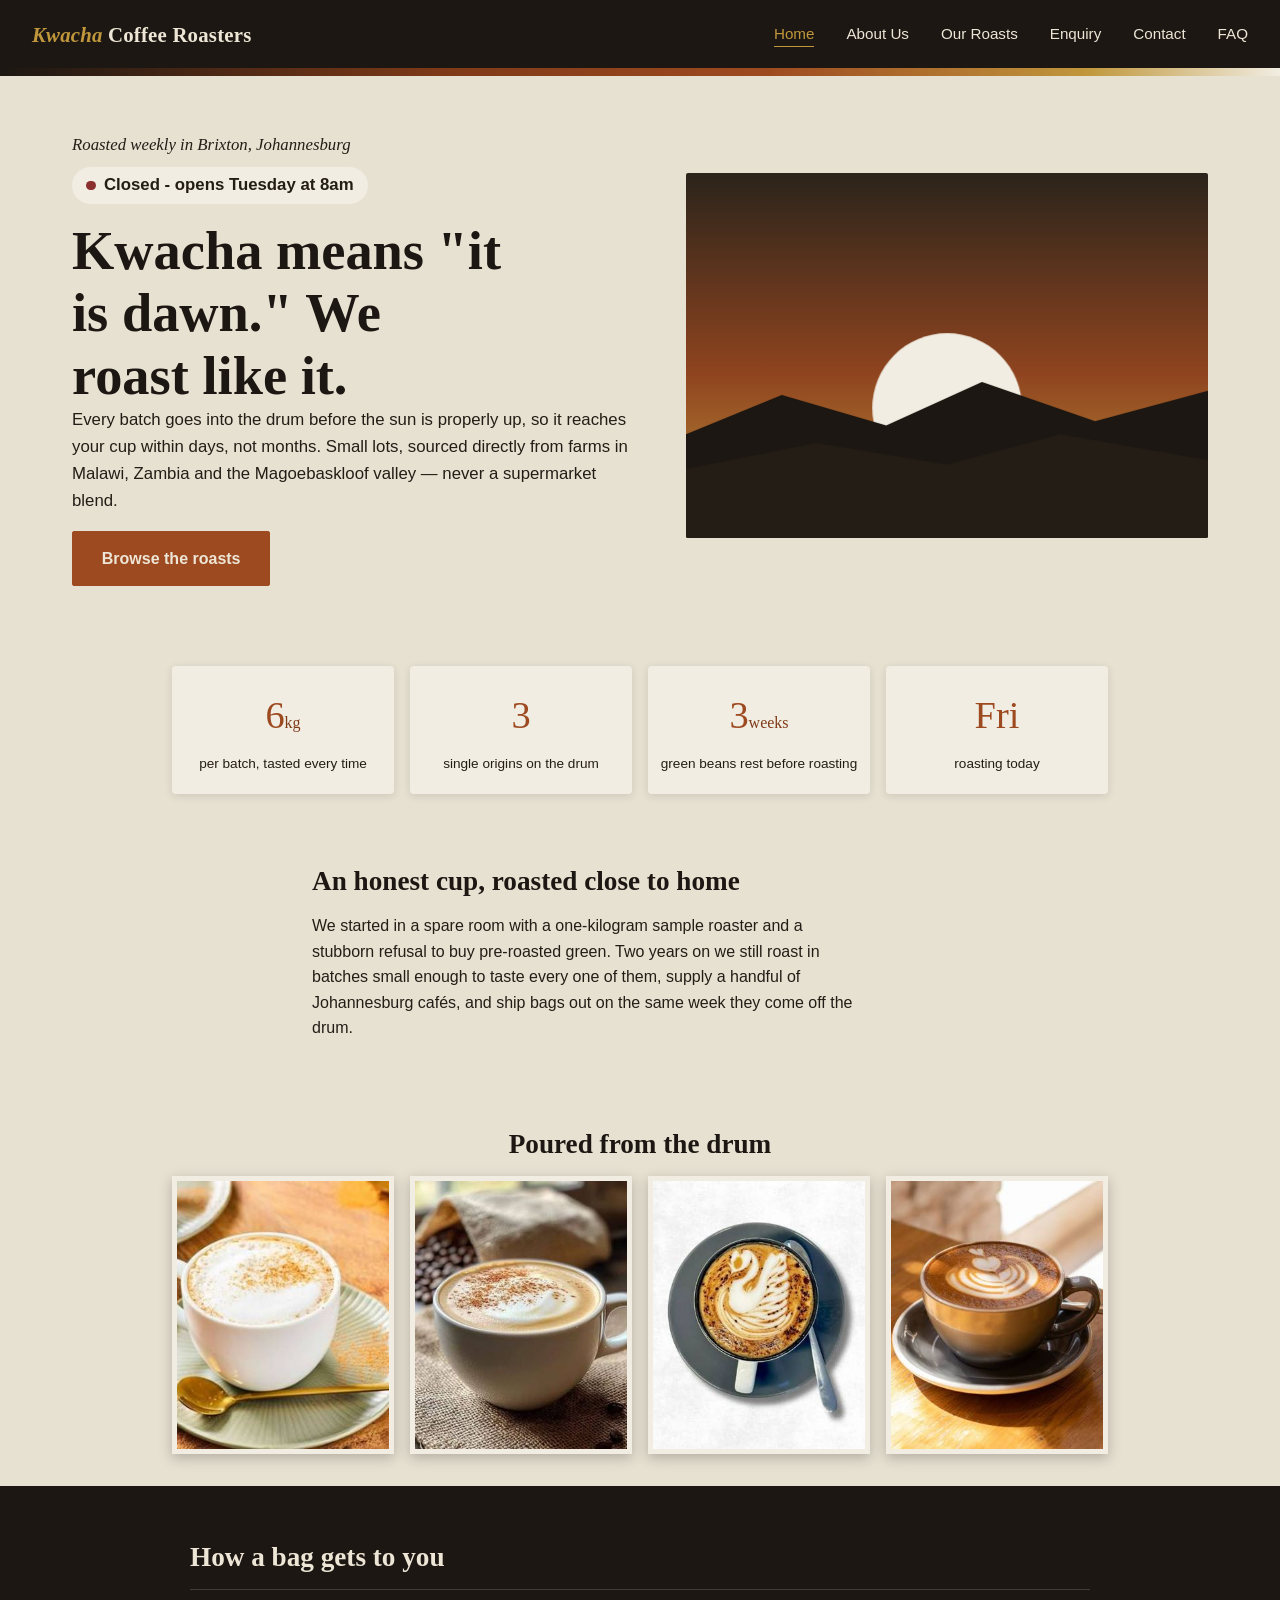
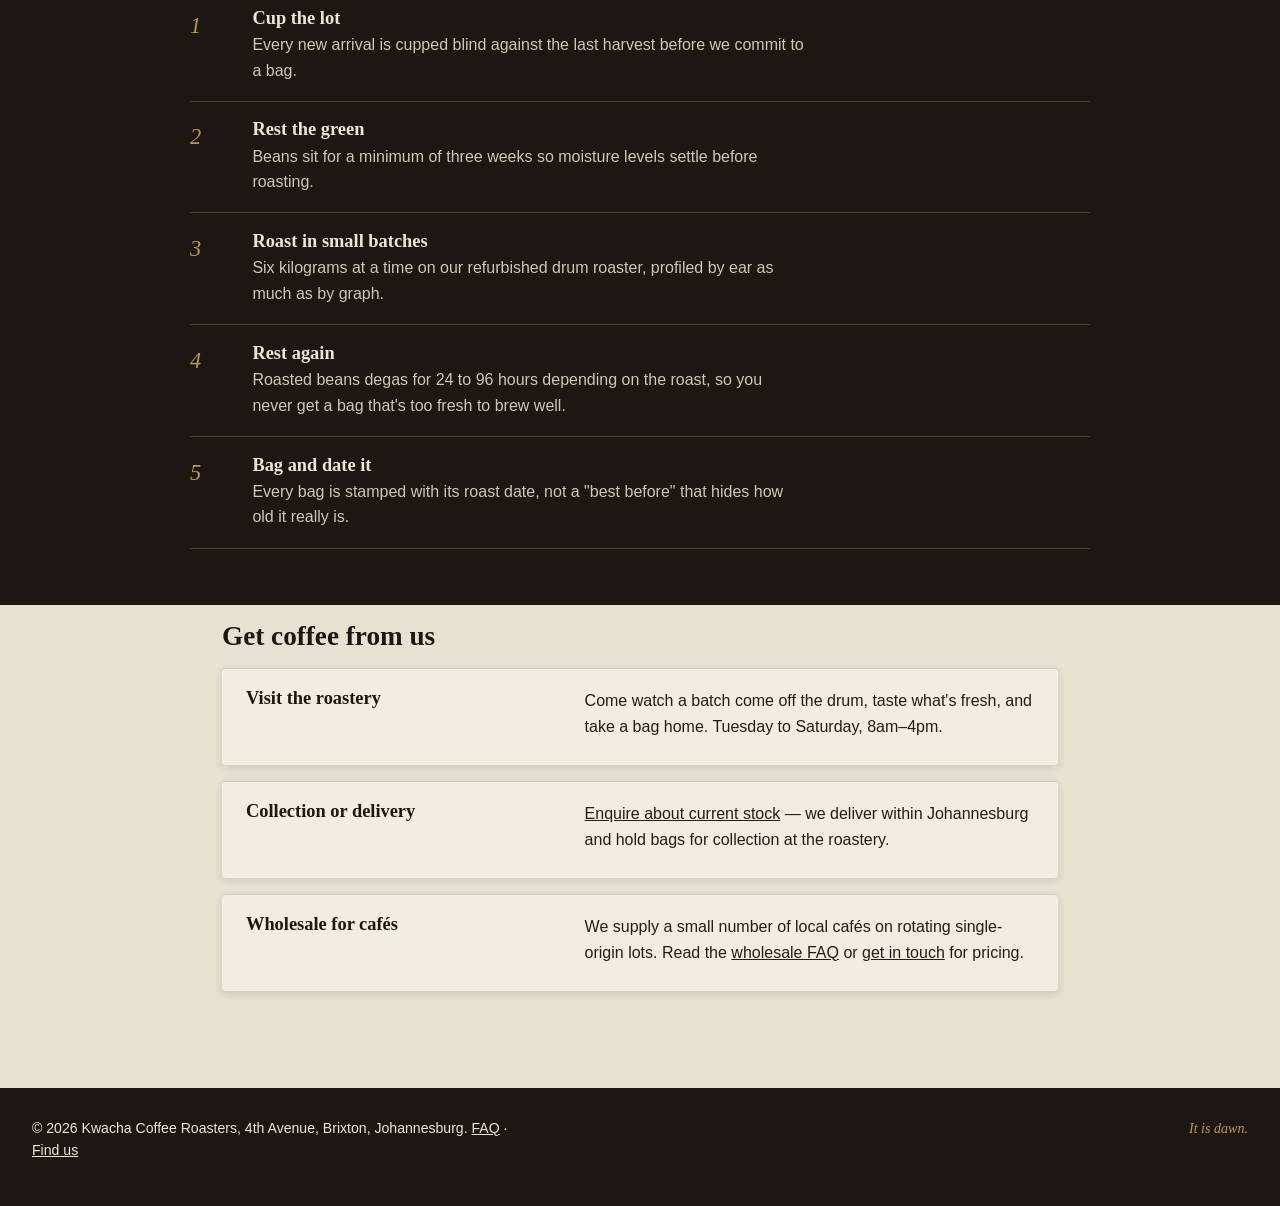
<file: kwacha-coffee-roasters-part3/kwacha-coffee-roasters/index.html>
<!DOCTYPE html>
<html lang="en">
<head>
    <meta charset="UTF-8">
    <meta name="viewport" content="width=device-width, initial-scale=1.0">
    <title>Kwacha Coffee Roasters | Specialty Coffee Roaster, Johannesburg</title>
    <meta name="description" content="Small-batch specialty coffee roasted weekly in Brixton, Johannesburg. Single-origin lots from Malawi, Zambia and Limpopo, delivered fresh or ready for collection.">
    <meta name="keywords" content="specialty coffee Johannesburg, coffee roaster Brixton, single origin coffee, Malawi coffee, Zambia coffee, fresh roasted coffee delivery">
    <meta name="author" content="Kwacha Coffee Roasters">
    <meta name="robots" content="index, follow">
    <meta name="theme-color" content="#1C1712">
    <link rel="canonical" href="https://km1211266-eng.github.io/Wede-but-better/kwacha-coffee-roasters/">
    <link rel="icon" href="data:image/svg+xml,%3Csvg xmlns='http://www.w3.org/2000/svg' viewBox='0 0 32 32'%3E%3Ccircle cx='16' cy='20' r='9' fill='%23C0973C'/%3E%3Cpath d='M0 24h32v8H0z' fill='%231C1712'/%3E%3C/svg%3E">
    <meta property="og:type" content="website">
    <meta property="og:site_name" content="Kwacha Coffee Roasters">
    <meta property="og:title" content="Kwacha Coffee Roasters | Specialty Coffee Roaster, Johannesburg">
    <meta property="og:description" content="Small-batch specialty coffee roasted weekly in Brixton, Johannesburg. Single-origin lots from Malawi, Zambia and Limpopo, delivered fresh or ready for collection.">
    <meta property="og:url" content="https://km1211266-eng.github.io/Wede-but-better/kwacha-coffee-roasters/">
    <meta property="og:image" content="https://km1211266-eng.github.io/Wede-but-better/kwacha-coffee-roasters/images/cappuccino-cinnamon-green-plate.jpg">
    <meta property="og:locale" content="en_ZA">
    <meta name="twitter:card" content="summary_large_image">
    <meta http-equiv="Content-Security-Policy" content="default-src 'self'; script-src 'self' https://cdnjs.cloudflare.com; style-src 'self' 'unsafe-inline' https://fonts.googleapis.com https://cdnjs.cloudflare.com; font-src https://fonts.gstatic.com; img-src 'self' data: https://*.tile.openstreetmap.org https://tile.openstreetmap.org https://cdnjs.cloudflare.com; connect-src 'self' https://jsonplaceholder.typicode.com; form-action 'self' mailto:; base-uri 'self'; object-src 'none'">
    <meta name="referrer" content="strict-origin-when-cross-origin">
    <link rel="preconnect" href="https://fonts.googleapis.com">
    <link rel="preconnect" href="https://fonts.gstatic.com" crossorigin>
    <link href="https://fonts.googleapis.com/css2?family=Fraunces:ital,wght@0,500;0,600;1,500&family=Work+Sans:wght@400;500;600&display=swap" rel="stylesheet">
    <link rel="stylesheet" href="css/style.css">

    <script type="application/ld+json">
    {
      "@context": "https://schema.org",
      "@type": "CafeOrCoffeeShop",
      "name": "Kwacha Coffee Roasters",
      "description": "Independent specialty coffee roastery in Brixton, Johannesburg.",
      "url": "https://km1211266-eng.github.io/Wede-but-better/kwacha-coffee-roasters/",
      "image": "https://km1211266-eng.github.io/Wede-but-better/kwacha-coffee-roasters/images/cappuccino-cinnamon-green-plate.jpg",
      "email": "hello@kwachacoffee.co.za",
      "address": {"@type": "PostalAddress", "streetAddress": "4th Avenue", "addressLocality": "Brixton", "addressRegion": "Gauteng", "addressCountry": "ZA"},
      "geo": {"@type": "GeoCoordinates", "latitude": -26.1937, "longitude": 28.0036},
      "openingHoursSpecification": [{"@type": "OpeningHoursSpecification", "dayOfWeek": ["Tuesday","Wednesday","Thursday","Friday","Saturday"], "opens": "08:00", "closes": "16:00"}],
      "areaServed": "Johannesburg",
      "servesCuisine": "Coffee"
    }
    </script>
</head>
<body>
    <a class="skip-link" href="#main">Skip to main content</a>

    <!-- Site header with logo and main navigation -->
    <header class="site-header">
        <div class="logo"><span class="logo-mark">Kwacha</span> Coffee Roasters</div>
        <nav class="main-nav" aria-label="Main">
            <ul>
                <li><a href="index.html" class="active" aria-current="page">Home</a></li>
                <li><a href="about.html">About Us</a></li>
                <li><a href="products.html">Our Roasts</a></li>
                <li><a href="enquiry.html">Enquiry</a></li>
                <li><a href="contact.html">Contact</a></li>
                <li><a href="faq.html">FAQ</a></li>
            </ul>
        </nav>
    </header>
    <div class="horizon-band"></div>

    <main id="main">
        <!-- Hero section -->
        <section class="hero">
            <div class="hero-text">
                <p class="eyebrow">Roasted weekly in Brixton, Johannesburg</p>
                <p class="open-pill" id="open-pill" role="status"><span class="dot" aria-hidden="true"></span><span id="open-text">Checking opening hours…</span></p>
                <h1>Kwacha means "it is dawn." We roast like it.</h1>
                <p>Every batch goes into the drum before the sun is properly up,
                   so it reaches your cup within days, not months. Small lots,
                   sourced directly from farms in Malawi, Zambia and the
                   Magoebaskloof valley — never a supermarket blend.</p>
                <a href="products.html" class="cta-button">Browse the roasts</a>
            </div>
            <div class="hero-visual">
                <!-- Hand-drawn dawn motif standing in for hero photography until
                     real roastery shots are ready -->
                <svg class="dawn-illustration" viewBox="0 0 600 420" xmlns="http://www.w3.org/2000/svg" role="img" aria-label="Illustration of the sun rising over layered highveld hills">
                    <defs>
                        <linearGradient id="sky" x1="0" y1="0" x2="0" y2="1">
                            <stop offset="0%" stop-color="#2B241B"/>
                            <stop offset="55%" stop-color="#8F441F"/>
                            <stop offset="100%" stop-color="#C0973C"/>
                        </linearGradient>
                    </defs>
                    <rect x="0" y="0" width="600" height="420" fill="url(#sky)"/>
                    <circle class="sun-glow" cx="300" cy="270" r="86" fill="#C0973C"/>
                    <circle class="sun" cx="300" cy="270" r="86" fill="#F1EDE2" opacity="0.92"/>
                    <path class="hill-back" d="M0,300 L110,255 L230,290 L340,240 L470,285 L600,250 L600,420 L0,420 Z" fill="#1C1712"/>
                    <path class="hill-front" d="M0,340 L150,310 L300,335 L430,300 L600,330 L600,420 L0,420 Z" fill="#241D16" opacity="0.85"/>
                </svg>
            </div>
        </section>

        <section class="stats" aria-label="Kwacha at a glance">
            <div class="stat"><span class="stat-num">6</span><span class="stat-unit">kg</span><p>per batch, tasted every time</p></div>
            <div class="stat"><span class="stat-num">3</span><p>single origins on the drum</p></div>
            <div class="stat"><span class="stat-num">3</span><span class="stat-unit">weeks</span><p>green beans rest before roasting</p></div>
            <div class="stat"><span class="stat-num" id="next-roast">Wed</span><p id="next-roast-note">next roast day</p></div>
        </section>

        <!-- Short introduction -->
        <section class="intro">
            <h2>An honest cup, roasted close to home</h2>
            <p>We started in a spare room with a one-kilogram sample roaster and
               a stubborn refusal to buy pre-roasted green. Two years on we
               still roast in batches small enough to taste every one of them,
               supply a handful of Johannesburg cafés, and ship bags out on the
               same week they come off the drum.</p>
        </section>

        <section class="photo-band" aria-labelledby="band-title">
            <h2 id="band-title">Poured from the drum</h2>
            <div class="photo-strip">
                <a href="about.html#gallery-title" aria-label="See the full gallery"><img src="images/cappuccino-cinnamon-green-plate-thumb.jpg" width="400" height="300" loading="lazy" alt="Cappuccino dusted with cinnamon on a sage-green plate"></a>
                <a href="about.html#gallery-title" aria-label="See the full gallery"><img src="images/flat-white-hessian-coffee-beans-thumb.jpg" width="400" height="400" loading="lazy" alt="Flat white beside a hessian sack of roasted beans"></a>
                <a href="about.html#gallery-title" aria-label="See the full gallery"><img src="images/swan-latte-art-top-view-thumb.jpg" width="400" height="500" loading="lazy" alt="Latte with a white swan poured in the crema"></a>
                <a href="about.html#gallery-title" aria-label="See the full gallery"><img src="images/heart-latte-art-window-light-thumb.jpg" width="400" height="500" loading="lazy" alt="Heart latte art on a wooden table in window light"></a>
            </div>
        </section>

        <!-- How we roast: this genuinely is a sequence, so it's numbered -->
        <section class="process">
            <div class="process-inner">
                <h2>How a bag gets to you</h2>
                <div class="process-steps">
                    <div class="process-step">
                        <span class="num">1</span>
                        <div>
                            <h3>Cup the lot</h3>
                            <p>Every new arrival is cupped blind against the last
                               harvest before we commit to a bag.</p>
                        </div>
                    </div>
                    <div class="process-step">
                        <span class="num">2</span>
                        <div>
                            <h3>Rest the green</h3>
                            <p>Beans sit for a minimum of three weeks so moisture
                               levels settle before roasting.</p>
                        </div>
                    </div>
                    <div class="process-step">
                        <span class="num">3</span>
                        <div>
                            <h3>Roast in small batches</h3>
                            <p>Six kilograms at a time on our refurbished drum
                               roaster, profiled by ear as much as by graph.</p>
                        </div>
                    </div>
                    <div class="process-step">
                        <span class="num">4</span>
                        <div>
                            <h3>Rest again</h3>
                            <p>Roasted beans degas for 24 to 96 hours depending
                               on the roast, so you never get a bag that's too
                               fresh to brew well.</p>
                        </div>
                    </div>
                    <div class="process-step">
                        <span class="num">5</span>
                        <div>
                            <h3>Bag and date it</h3>
                            <p>Every bag is stamped with its roast date, not a
                               "best before" that hides how old it really is.</p>
                        </div>
                    </div>
                </div>
            </div>
        </section>

        <!-- Ways to get coffee from us -->
        <section class="row-list">
            <h2 class="row-list-title">Get coffee from us</h2>
            <div class="row">
                <h3>Visit the roastery</h3>
                <p>Come watch a batch come off the drum, taste what's fresh,
                   and take a bag home. Tuesday to Saturday, 8am–4pm.</p>
            </div>
            <div class="row">
                <h3>Collection or delivery</h3>
                <p><a href="enquiry.html"><u>Enquire about current stock</u></a> — we deliver within
                   Johannesburg and hold bags for collection at the
                   roastery.</p>
            </div>
            <div class="row">
                <h3>Wholesale for cafés</h3>
                <p>We supply a small number of local cafés on rotating
                   single-origin lots. Read the <a href="faq.html"><u>wholesale FAQ</u></a> or
                   <a href="contact.html"><u>get in touch</u></a> for pricing.</p>
            </div>
        </section>
    </main>

    <!-- Site footer -->
    <footer class="site-footer">
        <p>&copy; 2026 Kwacha Coffee Roasters, 4th Avenue, Brixton, Johannesburg. <a href="faq.html">FAQ</a> &middot; <a href="contact.html">Find us</a></p>
        <p class="footer-tagline">It is dawn.</p>
    </footer>
    <script src="js/main.js"></script>
</body>
</html>
</file>
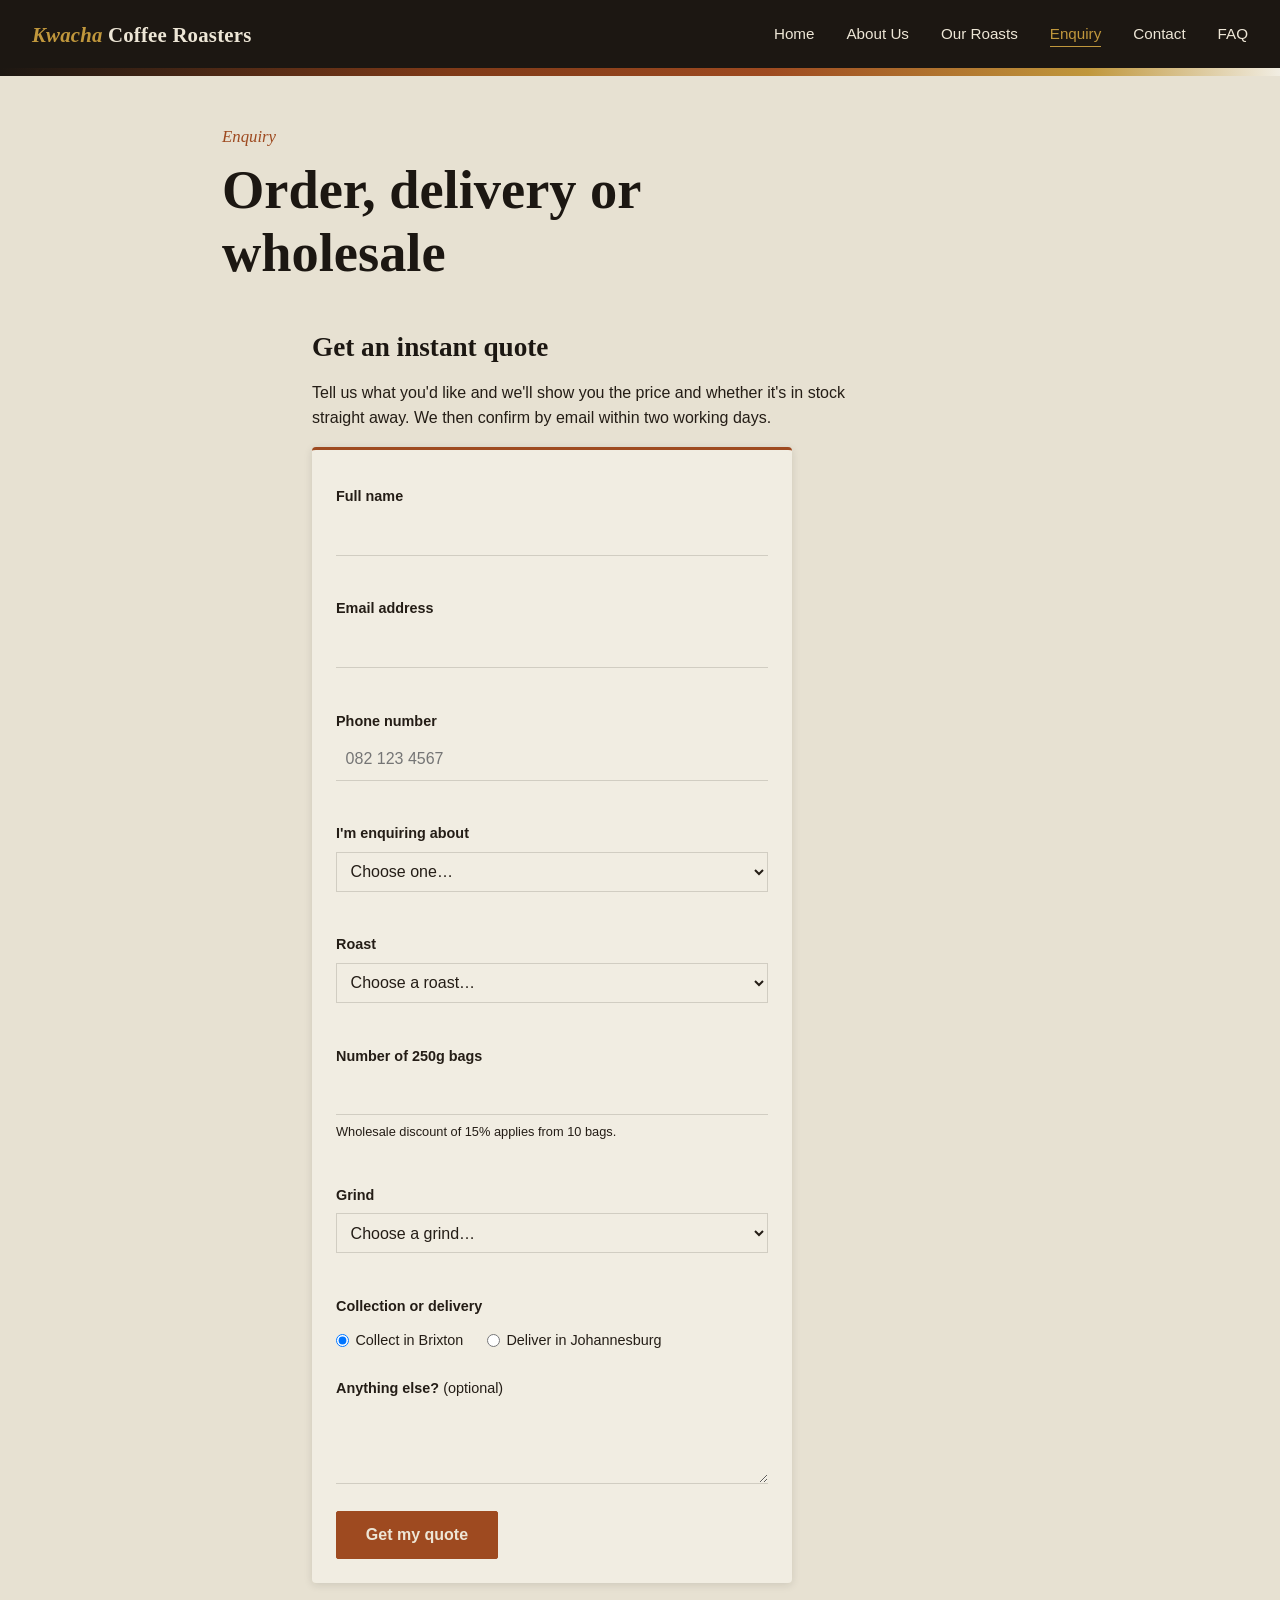
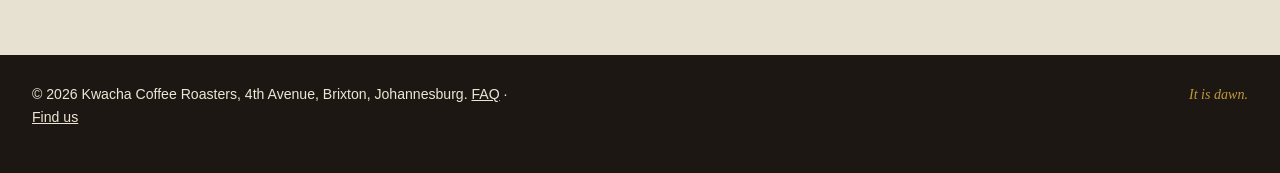
<file: kwacha-coffee-roasters-part3/kwacha-coffee-roasters/enquiry.html>
<!DOCTYPE html>
<html lang="en">
<head>
    <meta charset="UTF-8">
    <meta name="viewport" content="width=device-width, initial-scale=1.0">
    <title>Order &amp; Wholesale Enquiry | Kwacha Coffee Roasters</title>
    <meta name="description" content="Ask about ordering, delivery or wholesale coffee in Johannesburg and get an instant quote with stock availability from Kwacha Coffee Roasters.">
    <meta name="keywords" content="specialty coffee Johannesburg, coffee roaster Brixton, single origin coffee, Malawi coffee, Zambia coffee, fresh roasted coffee delivery">
    <meta name="author" content="Kwacha Coffee Roasters">
    <meta name="robots" content="index, follow">
    <meta name="theme-color" content="#1C1712">
    <link rel="canonical" href="https://km1211266-eng.github.io/Wede-but-better/kwacha-coffee-roasters/enquiry.html">
    <link rel="icon" href="data:image/svg+xml,%3Csvg xmlns='http://www.w3.org/2000/svg' viewBox='0 0 32 32'%3E%3Ccircle cx='16' cy='20' r='9' fill='%23C0973C'/%3E%3Cpath d='M0 24h32v8H0z' fill='%231C1712'/%3E%3C/svg%3E">
    <meta property="og:type" content="website">
    <meta property="og:site_name" content="Kwacha Coffee Roasters">
    <meta property="og:title" content="Order &amp; Wholesale Enquiry | Kwacha Coffee Roasters">
    <meta property="og:description" content="Ask about ordering, delivery or wholesale coffee in Johannesburg and get an instant quote with stock availability.">
    <meta property="og:url" content="https://km1211266-eng.github.io/Wede-but-better/kwacha-coffee-roasters/enquiry.html">
    <meta property="og:image" content="https://km1211266-eng.github.io/Wede-but-better/kwacha-coffee-roasters/images/cappuccino-cinnamon-green-plate.jpg">
    <meta property="og:locale" content="en_ZA">
    <meta name="twitter:card" content="summary_large_image">
    <meta http-equiv="Content-Security-Policy" content="default-src 'self'; script-src 'self' https://cdnjs.cloudflare.com; style-src 'self' 'unsafe-inline' https://fonts.googleapis.com https://cdnjs.cloudflare.com; font-src https://fonts.gstatic.com; img-src 'self' data: https://*.tile.openstreetmap.org https://tile.openstreetmap.org https://cdnjs.cloudflare.com; connect-src 'self' https://jsonplaceholder.typicode.com; form-action 'self' mailto:; base-uri 'self'; object-src 'none'">
    <meta name="referrer" content="strict-origin-when-cross-origin">
    <link rel="preconnect" href="https://fonts.googleapis.com">
    <link rel="preconnect" href="https://fonts.gstatic.com" crossorigin>
    <link href="https://fonts.googleapis.com/css2?family=Fraunces:ital,wght@0,500;0,600;1,500&family=Work+Sans:wght@400;500;600&display=swap" rel="stylesheet">
    <link rel="stylesheet" href="css/style.css">
</head>
<body>
    <a class="skip-link" href="#main">Skip to main content</a>

    <header class="site-header">
        <div class="logo"><span class="logo-mark">Kwacha</span> Coffee Roasters</div>
        <nav class="main-nav" aria-label="Main">
            <ul>
                <li><a href="index.html">Home</a></li>
                <li><a href="about.html">About Us</a></li>
                <li><a href="products.html">Our Roasts</a></li>
                <li><a href="enquiry.html" class="active" aria-current="page">Enquiry</a></li>
                <li><a href="contact.html">Contact</a></li>
                <li><a href="faq.html">FAQ</a></li>
            </ul>
        </nav>
    </header>
    <div class="horizon-band"></div>

    <main id="main">
        <section class="page-header">
            <span class="eyebrow">Enquiry</span>
            <h1>Order, delivery or wholesale</h1>
        </section>

        <section class="content-block">
            <h2>Get an instant quote</h2>
            <p>Tell us what you'd like and we'll show you the price and whether
               it's in stock straight away. We then confirm by email within two
               working days.</p>
            <form action="mailto:hello@kwachacoffee.co.za" method="post" enctype="text/plain" class="enquiry-form" id="enquiry-form" novalidate>
                <label for="name">Full name</label>
                <input type="text" id="name" name="name" autocomplete="name" required aria-describedby="name-error">
                <span class="field-error" id="name-error" role="alert"></span>

                <label for="email">Email address</label>
                <input type="email" id="email" name="email" autocomplete="email" required aria-describedby="email-error">
                <span class="field-error" id="email-error" role="alert"></span>

                <label for="phone">Phone number</label>
                <input type="tel" id="phone" name="phone" autocomplete="tel" placeholder="082 123 4567" required aria-describedby="phone-error">
                <span class="field-error" id="phone-error" role="alert"></span>

                <label for="type">I'm enquiring about</label>
                <select id="type" name="type" required aria-describedby="type-error">
                    <option value="">Choose one…</option>
                    <option>Home order</option>
                    <option>Wholesale</option>
                </select>
                <span class="field-error" id="type-error" role="alert"></span>

                <label for="roast">Roast</label>
                <select id="roast" name="roast" required aria-describedby="roast-error">
                    <option value="">Choose a roast…</option>
                </select>
                <span class="field-error" id="roast-error" role="alert"></span>

                <label for="quantity">Number of 250g bags</label>
                <input type="number" id="quantity" name="quantity" min="1" max="100" step="1" inputmode="numeric" required aria-describedby="quantity-error quantity-hint">
                <span class="field-hint" id="quantity-hint">Wholesale discount of 15% applies from 10 bags.</span>
                <span class="field-error" id="quantity-error" role="alert"></span>

                <label for="grind">Grind</label>
                <select id="grind" name="grind" required aria-describedby="grind-error">
                    <option value="">Choose a grind…</option>
                    <option>Whole bean</option>
                    <option>Espresso</option>
                    <option>Filter</option>
                    <option>Plunger</option>
                    <option>Moka pot</option>
                </select>
                <span class="field-error" id="grind-error" role="alert"></span>

                <fieldset>
                    <legend>Collection or delivery</legend>
                    <label><input type="radio" name="delivery" value="collection" checked> Collect in Brixton</label>
                    <label><input type="radio" name="delivery" value="delivery"> Deliver in Johannesburg</label>
                </fieldset>

                <label for="notes">Anything else? <span class="optional">(optional)</span></label>
                <textarea id="notes" name="notes" rows="3" maxlength="300"></textarea>

                <button type="submit" class="cta-button">Get my quote</button>
            </form>

            <div id="enquiry-result" class="enquiry-result" role="status" aria-live="polite" tabindex="-1" hidden></div>
        </section>
    </main>

    <footer class="site-footer">
        <p>&copy; 2026 Kwacha Coffee Roasters, 4th Avenue, Brixton, Johannesburg. <a href="faq.html">FAQ</a> &middot; <a href="contact.html">Find us</a></p>
        <p class="footer-tagline">It is dawn.</p>
    </footer>
    <script src="js/forms.js"></script>
    <script src="js/main.js"></script>
</body>
</html>
</file>
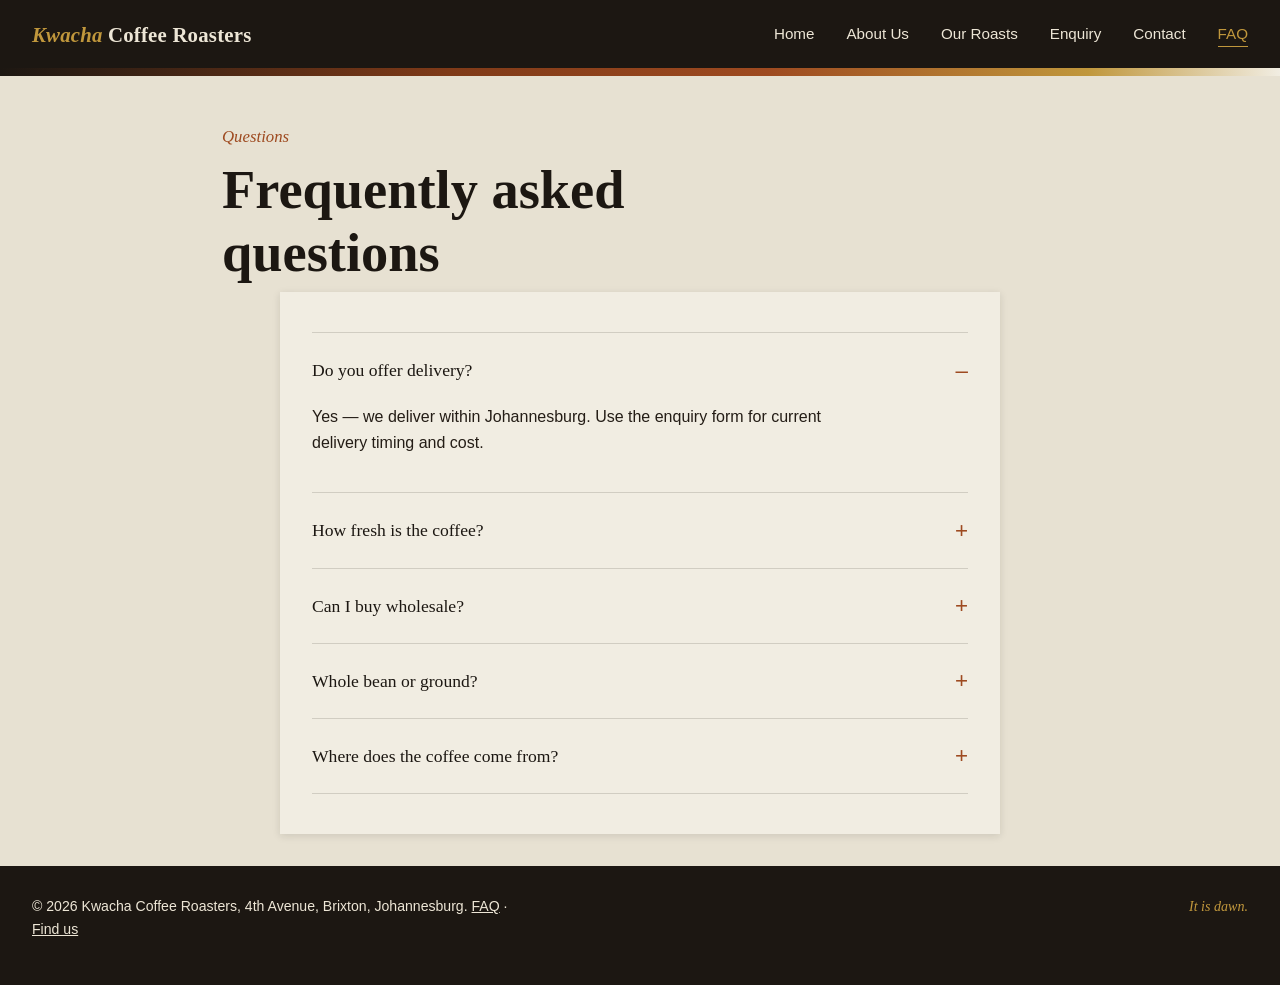
<file: kwacha-coffee-roasters-part3/kwacha-coffee-roasters/faq.html>
<!DOCTYPE html>
<html lang="en">
<head>
    <meta charset="UTF-8">
    <meta name="viewport" content="width=device-width, initial-scale=1.0">
    <title>Coffee FAQ | Delivery &amp; Wholesale | Kwacha Coffee Roasters</title>
    <meta name="description" content="Answers about delivery in Johannesburg, how fresh our coffee is, wholesale for cafes, grind options and where our beans come from.">
    <meta name="keywords" content="specialty coffee Johannesburg, coffee roaster Brixton, single origin coffee, Malawi coffee, Zambia coffee, fresh roasted coffee delivery">
    <meta name="author" content="Kwacha Coffee Roasters">
    <meta name="robots" content="index, follow">
    <meta name="theme-color" content="#1C1712">
    <link rel="canonical" href="https://km1211266-eng.github.io/Wede-but-better/kwacha-coffee-roasters/faq.html">
    <link rel="icon" href="data:image/svg+xml,%3Csvg xmlns='http://www.w3.org/2000/svg' viewBox='0 0 32 32'%3E%3Ccircle cx='16' cy='20' r='9' fill='%23C0973C'/%3E%3Cpath d='M0 24h32v8H0z' fill='%231C1712'/%3E%3C/svg%3E">
    <meta property="og:type" content="website">
    <meta property="og:site_name" content="Kwacha Coffee Roasters">
    <meta property="og:title" content="Coffee FAQ | Delivery &amp; Wholesale | Kwacha Coffee Roasters">
    <meta property="og:description" content="Answers about delivery in Johannesburg, how fresh our coffee is, wholesale for cafes, grind options and where our beans come from.">
    <meta property="og:url" content="https://km1211266-eng.github.io/Wede-but-better/kwacha-coffee-roasters/faq.html">
    <meta property="og:image" content="https://km1211266-eng.github.io/Wede-but-better/kwacha-coffee-roasters/images/cappuccino-cinnamon-green-plate.jpg">
    <meta property="og:locale" content="en_ZA">
    <meta name="twitter:card" content="summary_large_image">
    <meta http-equiv="Content-Security-Policy" content="default-src 'self'; script-src 'self' https://cdnjs.cloudflare.com; style-src 'self' 'unsafe-inline' https://fonts.googleapis.com https://cdnjs.cloudflare.com; font-src https://fonts.gstatic.com; img-src 'self' data: https://*.tile.openstreetmap.org https://tile.openstreetmap.org https://cdnjs.cloudflare.com; connect-src 'self' https://jsonplaceholder.typicode.com; form-action 'self' mailto:; base-uri 'self'; object-src 'none'">
    <meta name="referrer" content="strict-origin-when-cross-origin">
    <link rel="preconnect" href="https://fonts.googleapis.com">
    <link rel="preconnect" href="https://fonts.gstatic.com" crossorigin>
    <link href="https://fonts.googleapis.com/css2?family=Fraunces:ital,wght@0,500;0,600;1,500&family=Work+Sans:wght@400;500;600&display=swap" rel="stylesheet">
    <link rel="stylesheet" href="css/style.css">

    <script type="application/ld+json">
    {
      "@context": "https://schema.org",
      "@type": "FAQPage",
      "mainEntity": [
        {
          "@type": "Question",
          "name": "Do you offer delivery?",
          "acceptedAnswer": {
            "@type": "Answer",
            "text": "Yes \u2014 we deliver within Johannesburg. Enquire through the contact page for current delivery timing and cost."
          }
        },
        {
          "@type": "Question",
          "name": "How fresh is the coffee?",
          "acceptedAnswer": {
            "@type": "Answer",
            "text": "Every bag is roasted within seven days of dispatch, and the roast date is printed on the bag \u2014 not a vague \"best before.\""
          }
        },
        {
          "@type": "Question",
          "name": "Can I buy wholesale?",
          "acceptedAnswer": {
            "@type": "Answer",
            "text": "Yes, we already supply a small number of local caf\u00e9s. Use the <a href="enquiry.html">enquiry form</a> for wholesale pricing and minimum order quantities."
          }
        },
        {
          "@type": "Question",
          "name": "Whole bean or ground?",
          "acceptedAnswer": {
            "@type": "Answer",
            "text": "Both. Tell us your brew method when you order and we'll grind to match it, right before dispatch."
          }
        },
        {
          "@type": "Question",
          "name": "Where does the coffee come from?",
          "acceptedAnswer": {
            "@type": "Answer",
            "text": "Current lots come from Mzuzu in Malawi, the Copperbelt in Zambia, and Magoebaskloof here in Limpopo. See Our Roasts for what's on right now."
          }
        }
      ]
    }
    </script>
</head>
<body>
    <a class="skip-link" href="#main">Skip to main content</a>

    <header class="site-header">
        <div class="logo"><span class="logo-mark">Kwacha</span> Coffee Roasters</div>
        <nav class="main-nav" aria-label="Main">
            <ul>
                <li><a href="index.html">Home</a></li>
                <li><a href="about.html">About Us</a></li>
                <li><a href="products.html">Our Roasts</a></li>
                <li><a href="enquiry.html">Enquiry</a></li>
                <li><a href="contact.html">Contact</a></li>
                <li><a href="faq.html" class="active" aria-current="page">FAQ</a></li>
            </ul>
        </nav>
    </header>
    <div class="horizon-band"></div>

    <main id="main">
        <section class="page-header">
            <span class="eyebrow">Questions</span>
            <h1>Frequently asked questions</h1>
        </section>

        <section class="content-block faq-list">
            <details class="faq-item" open>
                <summary>Do you offer delivery?</summary>
                <div class="faq-body">
                    <p>Yes — we deliver within Johannesburg. Use the
                   <a href="enquiry.html">enquiry form</a> for current delivery timing and cost.</p>
                </div>
            </details>

            <details class="faq-item">
                <summary>How fresh is the coffee?</summary>
                <div class="faq-body">
                    <p>Every bag is roasted within seven days of dispatch, and the
                   roast date is printed on the bag — not a vague "best
                   before."</p>
                </div>
            </details>

            <details class="faq-item">
                <summary>Can I buy wholesale?</summary>
                <div class="faq-body">
                    <p>Yes, we already supply a small number of local cafés.
                   Use the <a href="enquiry.html">enquiry form</a> for wholesale pricing and minimum order
                   quantities.</p>
                </div>
            </details>

            <details class="faq-item">
                <summary>Whole bean or ground?</summary>
                <div class="faq-body">
                    <p>Both. Tell us your brew method when you order and we'll
                   grind to match it, right before dispatch.</p>
                </div>
            </details>

            <details class="faq-item">
                <summary>Where does the coffee come from?</summary>
                <div class="faq-body">
                    <p>Current lots come from Mzuzu in Malawi, the Copperbelt in
                   Zambia, and Magoebaskloof here in Limpopo. See <a href="products.html">Our Roasts</a>
                   for what's on right now.</p>
                </div>
            </details>
        </section>
    </main>

    <footer class="site-footer">
        <p>&copy; 2026 Kwacha Coffee Roasters, 4th Avenue, Brixton, Johannesburg. <a href="faq.html">FAQ</a> &middot; <a href="contact.html">Find us</a></p>
        <p class="footer-tagline">It is dawn.</p>
    </footer>
    <script src="js/faq.js"></script>
    <script src="js/main.js"></script>
</body>
</html>
</file>
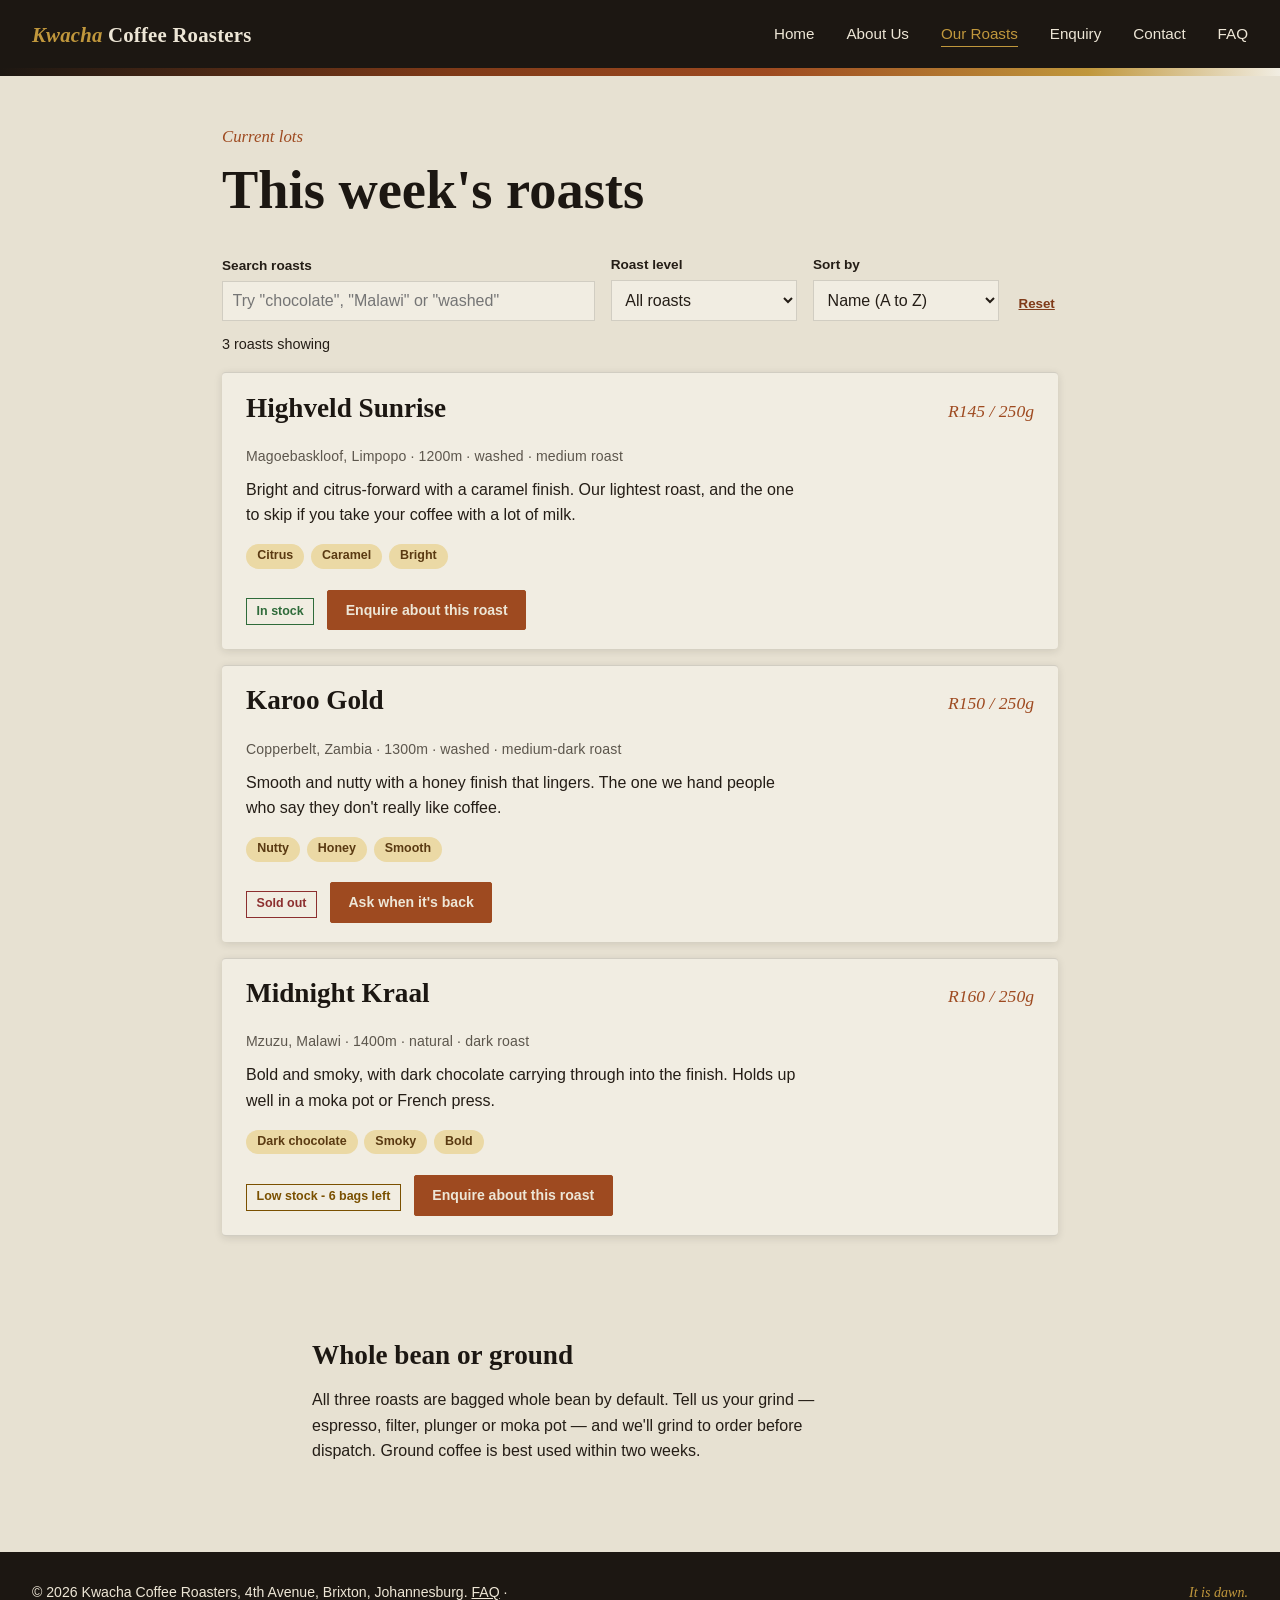
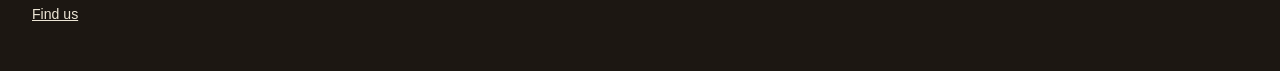
<file: kwacha-coffee-roasters-part3/kwacha-coffee-roasters/products.html>
<!DOCTYPE html>
<html lang="en">
<head>
    <meta charset="UTF-8">
    <meta name="viewport" content="width=device-width, initial-scale=1.0">
    <title>Specialty Coffee Roasts | Kwacha Coffee Roasters</title>
    <meta name="description" content="Browse this week's single-origin roasts from Malawi, Zambia and Limpopo. Search by flavour, filter by roast level and check stock before you order.">
    <meta name="keywords" content="specialty coffee Johannesburg, coffee roaster Brixton, single origin coffee, Malawi coffee, Zambia coffee, fresh roasted coffee delivery">
    <meta name="author" content="Kwacha Coffee Roasters">
    <meta name="robots" content="index, follow">
    <meta name="theme-color" content="#1C1712">
    <link rel="canonical" href="https://km1211266-eng.github.io/Wede-but-better/kwacha-coffee-roasters/products.html">
    <link rel="icon" href="data:image/svg+xml,%3Csvg xmlns='http://www.w3.org/2000/svg' viewBox='0 0 32 32'%3E%3Ccircle cx='16' cy='20' r='9' fill='%23C0973C'/%3E%3Cpath d='M0 24h32v8H0z' fill='%231C1712'/%3E%3C/svg%3E">
    <meta property="og:type" content="website">
    <meta property="og:site_name" content="Kwacha Coffee Roasters">
    <meta property="og:title" content="Specialty Coffee Roasts | Kwacha Coffee Roasters">
    <meta property="og:description" content="Browse this week's single-origin roasts from Malawi, Zambia and Limpopo. Search by flavour, filter by roast level and check stock before you order.">
    <meta property="og:url" content="https://km1211266-eng.github.io/Wede-but-better/kwacha-coffee-roasters/products.html">
    <meta property="og:image" content="https://km1211266-eng.github.io/Wede-but-better/kwacha-coffee-roasters/images/cappuccino-cinnamon-green-plate.jpg">
    <meta property="og:locale" content="en_ZA">
    <meta name="twitter:card" content="summary_large_image">
    <meta http-equiv="Content-Security-Policy" content="default-src 'self'; script-src 'self' https://cdnjs.cloudflare.com; style-src 'self' 'unsafe-inline' https://fonts.googleapis.com https://cdnjs.cloudflare.com; font-src https://fonts.gstatic.com; img-src 'self' data: https://*.tile.openstreetmap.org https://tile.openstreetmap.org https://cdnjs.cloudflare.com; connect-src 'self' https://jsonplaceholder.typicode.com; form-action 'self' mailto:; base-uri 'self'; object-src 'none'">
    <meta name="referrer" content="strict-origin-when-cross-origin">
    <link rel="preconnect" href="https://fonts.googleapis.com">
    <link rel="preconnect" href="https://fonts.gstatic.com" crossorigin>
    <link href="https://fonts.googleapis.com/css2?family=Fraunces:ital,wght@0,500;0,600;1,500&family=Work+Sans:wght@400;500;600&display=swap" rel="stylesheet">
    <link rel="stylesheet" href="css/style.css">
</head>
<body>
    <a class="skip-link" href="#main">Skip to main content</a>

    <header class="site-header">
        <div class="logo"><span class="logo-mark">Kwacha</span> Coffee Roasters</div>
        <nav class="main-nav" aria-label="Main">
            <ul>
                <li><a href="index.html">Home</a></li>
                <li><a href="about.html">About Us</a></li>
                <li><a href="products.html" class="active" aria-current="page">Our Roasts</a></li>
                <li><a href="enquiry.html">Enquiry</a></li>
                <li><a href="contact.html">Contact</a></li>
                <li><a href="faq.html">FAQ</a></li>
            </ul>
        </nav>
    </header>
    <div class="horizon-band"></div>

    <main id="main">
        <section class="page-header">
            <span class="eyebrow">Current lots</span>
            <h1>This week's roasts</h1>
        </section>

        <section class="roast-tools" aria-label="Search and filter roasts">
            <div class="tool-search">
                <label for="roast-search">Search roasts</label>
                <input type="search" id="roast-search" placeholder="Try &quot;chocolate&quot;, &quot;Malawi&quot; or &quot;washed&quot;" autocomplete="off">
            </div>
            <div>
                <label for="roast-filter">Roast level</label>
                <select id="roast-filter">
                    <option value="all">All roasts</option>
                    <option value="medium">Medium</option>
                    <option value="medium-dark">Medium-dark</option>
                    <option value="dark">Dark</option>
                </select>
            </div>
            <div>
                <label for="roast-sort">Sort by</label>
                <select id="roast-sort">
                    <option value="name">Name (A to Z)</option>
                    <option value="price-asc">Price: low to high</option>
                    <option value="price-desc">Price: high to low</option>
                    <option value="altitude">Altitude: highest first</option>
                </select>
            </div>
            <button type="button" class="btn-text" id="roast-reset">Reset</button>
        </section>
        <p class="roast-status" id="roast-status" role="status" aria-live="polite"></p>

        <section class="roast-menu" id="roast-list" aria-label="Roasts available">
            <noscript><p>Please enable JavaScript to browse the live roast list, or <a href="enquiry.html"><u>send us an enquiry</u></a> and we'll tell you what's on the drum.</p></noscript>
        </section>

        <section class="content-block">
            <h2>Whole bean or ground</h2>
            <p>All three roasts are bagged whole bean by default. Tell us your
               grind — espresso, filter, plunger or moka pot — and we'll grind
               to order before dispatch. Ground coffee is best used within
               two weeks.</p>
        </section>
    </main>

    <footer class="site-footer">
        <p>&copy; 2026 Kwacha Coffee Roasters, 4th Avenue, Brixton, Johannesburg. <a href="faq.html">FAQ</a> &middot; <a href="contact.html">Find us</a></p>
        <p class="footer-tagline">It is dawn.</p>
    </footer>
    <script src="js/products.js"></script>
    <script src="js/main.js"></script>
</body>
</html>
</file>
<file: kwacha-coffee-roasters-part3/kwacha-coffee-roasters/css/style.css>
/* ===========================================
   Kwacha Coffee Roasters — style.css
   Design note: "Kwacha" means "it is dawn" in
   Bemba/Nyanja — the palette and the horizon
   band that runs through every page are built
   around first light breaking over the highveld.
   =========================================== */

/* -----------------------------------------
   0. Tokens
   ----------------------------------------- */
* {
    margin: 0;
    padding: 0;
    box-sizing: border-box;
}

:root {
    /* Colour: dawn over the highveld */
    --ink: #1C1712;           /* roasted-bean charcoal — header, footer, dark panels */
    --ink-soft: #2B241B;      /* lighter charcoal for panels on dark ground */
    --paper: #E7E1D2;         /* warm stone paper — main background */
    --paper-light: #F1EDE2;   /* lighter paper for cards on paper ground */
    --ember: #9E4A20;         /* burnt copper — primary accent, CTAs */
    --ember-dark: #7F3A18;
    --gold: #C0973C;          /* dawn gold — secondary accent, numerals */
    --text: #241D16;
    --text-on-dark: #EDE6D6;
    --line: rgba(28, 23, 18, 0.15);
    --line-on-dark: rgba(237, 230, 214, 0.18);

    /* Type */
    --font-display: 'Fraunces', Georgia, serif;
    --font-body: 'Work Sans', -apple-system, sans-serif;
}

@media (prefers-reduced-motion: reduce) {
    * {
        animation-duration: 0.01ms !important;
        animation-iteration-count: 1 !important;
        transition-duration: 0.01ms !important;
        scroll-behavior: auto !important;
    }
}

html {
    scroll-behavior: smooth;
}

body {
    font-family: var(--font-body);
    font-size: 1rem;
    line-height: 1.6;
    color: var(--text);
    background-color: var(--paper);
}

img {
    max-width: 100%;
    display: block;
}

a {
    text-decoration: none;
    color: inherit;
}

ul {
    list-style: none;
}

:focus-visible {
    outline: 2px solid var(--ember);
    outline-offset: 3px;
}

/* -----------------------------------------
   1. Typography
   ----------------------------------------- */
h1, h2, h3 {
    font-family: var(--font-display);
    color: var(--ink);
    line-height: 1.15;
    font-weight: 600;
}

h1 {
    font-size: clamp(2.2rem, 4vw + 1rem, 3.4rem);
    font-weight: 600;
    max-width: 16ch;
}

h2 {
    font-size: 1.7rem;
    margin-bottom: 1rem;
}

h3 {
    font-size: 1.15rem;
    font-weight: 600;
    margin-bottom: 0.4rem;
}

p {
    margin-bottom: 1rem;
    max-width: 62ch;
}

.eyebrow {
    font-family: var(--font-display);
    font-style: italic;
    font-size: 1.05rem;
    color: var(--ember);
    margin-bottom: 0.5rem;
}

/* -----------------------------------------
   2. Horizon band — the recurring brand device
   ----------------------------------------- */
.horizon-band {
    position: relative;
    height: 8px;
    width: 100%;
    overflow: hidden;
    background: linear-gradient(90deg, var(--ink) 0%, var(--ember-dark) 35%, var(--ember) 60%, var(--gold) 85%, var(--paper-light) 100%);
}

/* A single light sweeps the horizon band once per page load — the same
   dawn-breaking moment repeated as the site's one recurring motion cue,
   rather than scattered effects on every page. */
.horizon-band::after {
    content: "";
    position: absolute;
    top: 0;
    left: 0;
    width: 35%;
    height: 100%;
    background: linear-gradient(90deg, transparent, rgba(241, 237, 226, 0.85), transparent);
    transform: translateX(-140%);
    animation: dawn-sweep 1.5s cubic-bezier(0.22, 0.61, 0.36, 1) 0.15s 1 both;
}

@keyframes dawn-sweep {
    to { transform: translateX(385%); }
}

/* -----------------------------------------
   3. Header & Navigation
   ----------------------------------------- */
.site-header {
    display: flex;
    justify-content: space-between;
    align-items: center;
    flex-wrap: wrap;
    gap: 1rem;
    padding: 1.1rem 2rem;
    background-color: var(--ink);
}

.logo {
    font-family: var(--font-display);
    font-weight: 600;
    font-size: 1.3rem;
    color: var(--text-on-dark);
    letter-spacing: 0.01em;
}

.logo .logo-mark {
    color: var(--gold);
    font-style: italic;
}

.main-nav ul {
    display: flex;
    gap: 2rem;
}

.main-nav a {
    position: relative;
    color: var(--text-on-dark);
    font-weight: 500;
    font-size: 0.95rem;
    padding-bottom: 0.3rem;
    transition: color 0.2s ease;
}

.main-nav a::after {
    content: "";
    position: absolute;
    left: 0;
    right: 0;
    bottom: 0;
    height: 1px;
    background-color: var(--gold);
    transform: scaleX(0);
    transform-origin: left;
    transition: transform 0.25s ease;
}

.main-nav a:hover,
.main-nav a:focus-visible {
    color: var(--gold);
}

.main-nav a:hover::after,
.main-nav a:focus-visible::after {
    transform: scaleX(1);
}

.main-nav a.active {
    color: var(--gold);
}

.main-nav a.active::after {
    transform: scaleX(1);
}

/* -----------------------------------------
   4. Hero (home page)
   ----------------------------------------- */
.hero {
    display: flex;
    align-items: center;
    gap: 3rem;
    padding: 3.5rem 2rem 4rem;
    max-width: 1200px;
    margin: 0 auto;
}

.hero-text {
    flex: 1 1 52%;
}

.hero-text p {
    font-size: 1.05rem;
    color: var(--text);
}

.hero-visual {
    flex: 1 1 48%;
}

.dawn-illustration {
    width: 100%;
    height: auto;
    border-radius: 2px;
}

/* The hero illustration plays one orchestrated sunrise on load: the sun
   lifts into place, a glow blooms once behind it as it settles, then the
   highveld ridgelines rise into frame after it — dawn breaking, in the
   order it actually would. Nothing here loops or repeats. */
.dawn-illustration .sun {
    transform-origin: center;
    animation: rise 1.7s cubic-bezier(0.22, 0.61, 0.36, 1) both;
}

.dawn-illustration .sun-glow {
    transform-origin: 300px 270px;
    opacity: 0;
    animation: glow-bloom 1.8s ease-out 1.1s 1 both;
}

.dawn-illustration .hill-back {
    transform-origin: center;
    animation: hill-rise 1.1s cubic-bezier(0.22, 0.61, 0.36, 1) 1.3s both;
}

.dawn-illustration .hill-front {
    transform-origin: center;
    animation: hill-rise 1.1s cubic-bezier(0.22, 0.61, 0.36, 1) 1.55s both;
}

@keyframes rise {
    from { transform: translateY(34px); opacity: 0; }
    to { transform: translateY(0); opacity: 1; }
}

@keyframes glow-bloom {
    0% { opacity: 0; transform: scale(0.75); }
    55% { opacity: 0.55; }
    100% { opacity: 0; transform: scale(1.7); }
}

@keyframes hill-rise {
    from { transform: translateY(26px); opacity: 0; }
    to { transform: translateY(0); opacity: 1; }
}

/* -----------------------------------------
   5. Buttons
   ----------------------------------------- */
.cta-button,
.cta-button-small {
    display: inline-block;
    background-color: var(--ember);
    color: var(--text-on-dark);
    font-family: var(--font-body);
    font-weight: 600;
    border: 1px solid var(--ember);
    border-radius: 2px;
    cursor: pointer;
    transition: background-color 0.15s ease, color 0.15s ease, transform 0.1s ease;
}

.cta-button:active,
.cta-button-small:active {
    transform: scale(0.97);
}

.cta-button {
    padding: 0.85rem 1.8rem;
    font-size: 1rem;
}

.cta-button-small {
    padding: 0.5rem 1.1rem;
    font-size: 0.88rem;
    margin-top: 0.5rem;
}

.cta-button:hover,
.cta-button-small:hover,
.cta-button:focus-visible,
.cta-button-small:focus-visible {
    background-color: transparent;
    color: var(--ember-dark);
}

/* -----------------------------------------
   6. General sections
   ----------------------------------------- */
.intro,
.content-block {
    max-width: 720px;
    margin: 0 auto;
    padding: 2.5rem 2rem;
}

.page-header {
    padding: 3rem 2rem 0.5rem;
    max-width: 900px;
    margin: 0 auto;
}

.page-header .eyebrow {
    display: block;
}

/* -----------------------------------------
   7. Process list (roast steps) — numbered
   because it IS a sequence
   ----------------------------------------- */
.process {
    background-color: var(--ink);
    padding: 3.5rem 2rem;
}

.process-inner {
    max-width: 900px;
    margin: 0 auto;
}

.process-inner h2 {
    color: var(--text-on-dark);
}

.process-steps {
    display: flex;
    flex-direction: column;
}

.process-step {
    display: flex;
    gap: 1.5rem;
    padding: 1.1rem 0;
    border-top: 1px solid var(--line-on-dark);
}

.process-step:last-child {
    border-bottom: 1px solid var(--line-on-dark);
}

.process-step .num {
    font-family: var(--font-display);
    font-style: italic;
    color: var(--gold);
    font-size: 1.4rem;
    width: 2.4rem;
    flex-shrink: 0;
}

.process-step h3 {
    color: var(--text-on-dark);
    margin-bottom: 0.2rem;
}

.process-step p {
    color: var(--text-on-dark);
    opacity: 0.85;
    margin-bottom: 0;
}

/* -----------------------------------------
   8. Editorial row list (used instead of a
   card grid where items aren't a sequence)
   ----------------------------------------- */
.row-list {
    max-width: 900px;
    margin: 0 auto;
    padding: 1rem 2rem 3rem;
}

.row {
    display: grid;
    grid-template-columns: 1.4fr 2fr;
    gap: 1.5rem;
    padding: 1.6rem 0;
    border-top: 1px solid var(--line);
}

.row:last-child {
    border-bottom: 1px solid var(--line);
}

.row h3 {
    margin-bottom: 0.3rem;
}

.row p {
    margin-bottom: 0.4rem;
}

/* -----------------------------------------
   9. Roast menu (products page)
   ----------------------------------------- */
.roast-menu {
    max-width: 900px;
    margin: 0 auto;
    padding: 1rem 2rem 3rem;
}

.roast-entry {
    padding: 1.8rem 0;
    border-top: 1px solid var(--line);
}

.roast-entry:last-child {
    border-bottom: 1px solid var(--line);
}

.roast-entry-head {
    display: flex;
    justify-content: space-between;
    align-items: baseline;
    gap: 1rem;
    flex-wrap: wrap;
}

.roast-entry-head h3 {
    margin-bottom: 0;
}

.roast-entry .price {
    font-family: var(--font-display);
    font-style: italic;
    color: var(--ember);
    font-size: 1.1rem;
    white-space: nowrap;
}

.roast-meta {
    font-size: 0.88rem;
    color: var(--ink-soft);
    opacity: 0.75;
    margin: 0.3rem 0 0.6rem;
    letter-spacing: 0.01em;
}

/* -----------------------------------------
   10. Team (about page)
   ----------------------------------------- */
.team-list {
    display: flex;
    flex-direction: column;
    gap: 1.4rem;
    margin-top: 0.5rem;
}

.team-member {
    display: flex;
    gap: 1.2rem;
    align-items: baseline;
    border-left: 2px solid var(--gold);
    padding-left: 1rem;
}

.team-member .role {
    font-family: var(--font-display);
    font-style: italic;
    color: var(--ember);
    flex: 0 0 auto;
    min-width: 13rem;
}

/* -----------------------------------------
   11. Forms
   ----------------------------------------- */
.enquiry-form {
    display: flex;
    flex-direction: column;
    gap: 0.4rem;
    max-width: 480px;
}

.enquiry-form label {
    font-weight: 600;
    font-size: 0.9rem;
    margin-top: 0.7rem;
}

.enquiry-form input,
.enquiry-form textarea {
    padding: 0.7rem 0.6rem;
    border: none;
    border-bottom: 1px solid var(--line);
    background-color: transparent;
    border-radius: 0;
    font-family: var(--font-body);
    font-size: 1rem;
    color: var(--text);
    transition: border-color 0.2s ease;
}

.enquiry-form input:focus,
.enquiry-form textarea:focus {
    outline: none;
    border-bottom-color: var(--ember);
}

.enquiry-form button {
    align-self: flex-start;
    margin-top: 1.3rem;
}

.visit-details {
    display: flex;
    gap: 2rem;
    flex-wrap: wrap;
    margin-top: 0.5rem;
}

.visit-details div {
    flex: 1 1 200px;
}

.visit-details .label {
    font-size: 0.82rem;
    color: var(--ember);
    font-weight: 600;
    margin-bottom: 0.2rem;
}

/* -----------------------------------------
   12. FAQ accordion
   ----------------------------------------- */
.faq-list {
    max-width: 720px;
}

.faq-item {
    border-top: 1px solid var(--line);
    padding: 0.2rem 0;
}

.faq-item:last-child {
    border-bottom: 1px solid var(--line);
}

.faq-item summary {
    cursor: pointer;
    font-family: var(--font-display);
    font-size: 1.1rem;
    color: var(--ink);
    padding: 1rem 0;
    list-style: none;
    display: flex;
    justify-content: space-between;
    align-items: center;
    gap: 1rem;
}

.faq-item summary::-webkit-details-marker {
    display: none;
}

.faq-item summary::after {
    content: "+";
    font-family: var(--font-body);
    font-size: 1.4rem;
    color: var(--ember);
    flex-shrink: 0;
    transition: transform 0.2s ease;
}

.faq-item[open] summary::after {
    content: "–";
}

/* Height is animated in JS (script.js): each answer is wrapped in
   .faq-body so opening/closing can transition smoothly instead of
   snapping instantly, the way native <details> does by default. */
.faq-body {
    overflow: hidden;
    transition: max-height 0.32s ease;
}

.faq-item p {
    padding-bottom: 1.1rem;
    color: var(--text);
}

/* -----------------------------------------
   13. Footer
   ----------------------------------------- */
.site-footer {
    text-align: left;
    padding: 1.8rem 2rem;
    background-color: var(--ink);
    color: var(--text-on-dark);
    margin-top: 2rem;
    display: flex;
    justify-content: space-between;
    flex-wrap: wrap;
    gap: 0.5rem;
    font-size: 0.88rem;
}

.site-footer .footer-tagline {
    font-family: var(--font-display);
    font-style: italic;
    color: var(--gold);
}

/* -----------------------------------------
   14. Responsive breakpoints
   ----------------------------------------- */
@media (max-width: 768px) {
    .hero {
        flex-direction: column;
        padding: 2.5rem 1.5rem 3rem;
    }

    .main-nav ul {
        gap: 1.1rem;
        flex-wrap: wrap;
    }

    .row {
        grid-template-columns: 1fr;
        gap: 0.4rem;
    }

    .team-member {
        flex-direction: column;
        gap: 0.2rem;
    }

    .team-member .role {
        min-width: 0;
    }
}

@media (max-width: 480px) {
    .site-header {
        flex-direction: column;
        align-items: flex-start;
        gap: 0.75rem;
        padding: 1rem;
    }

    .main-nav ul {
        gap: 0.6rem 1rem;
    }

    h1 {
        font-size: 2rem;
    }

    .cta-button {
        width: 100%;
        text-align: center;
    }

    .site-footer {
        flex-direction: column;
    }

    .roast-entry-head {
        flex-direction: column;
        align-items: flex-start;
    }
}

/* ===========================================
   15. Part 3 additions
   =========================================== */

/* Skip link for keyboard users */
.skip-link {
    position: absolute;
    left: 1rem;
    top: -4rem;
    background: var(--ember);
    color: var(--text-on-dark);
    padding: 0.6rem 1rem;
    z-index: 200;
}

.skip-link:focus {
    top: 0.5rem;
}

/* Small shadows so cards sit above the page */
.row,
.roast-entry,
.stat,
.tabs,
.enquiry-form,
.faq-list {
    background-color: var(--paper-light);
    box-shadow: 0 2px 8px rgba(28, 23, 18, 0.12);
}

.row,
.roast-entry {
    border-radius: 4px;
    padding: 1.2rem 1.5rem;
    margin-bottom: 1rem;
}

/* "Open now" badge */
.open-pill {
    display: inline-flex;
    align-items: center;
    gap: 0.5rem;
    background-color: var(--paper-light);
    padding: 0.3rem 0.9rem;
    border-radius: 999px;
    font-size: 0.85rem;
    font-weight: 600;
    margin-bottom: 1rem;
}

.open-pill .dot {
    width: 0.6rem;
    height: 0.6rem;
    border-radius: 50%;
    background-color: #8C2F2F;
}

.open-pill.is-open .dot {
    background-color: #3E9B52;
}

/* Numbers strip on the home page */
.stats {
    max-width: 1000px;
    margin: 1rem auto 2rem;
    padding: 0 2rem;
    display: grid;
    grid-template-columns: repeat(4, 1fr);
    gap: 1rem;
    text-align: center;
}

.stat {
    padding: 1.2rem 0.6rem;
    border-radius: 4px;
}

.stat-num {
    font-family: var(--font-display);
    font-size: 2.4rem;
    color: var(--ember);
}

.stat-unit {
    font-family: var(--font-display);
    color: var(--ember-dark);
}

.stat p {
    margin: 0.4rem auto 0;
    font-size: 0.85rem;
}

/* Photo band on the home page */
.photo-band {
    max-width: 1000px;
    margin: 2rem auto;
    padding: 0 2rem;
    text-align: center;
}

.photo-strip {
    display: grid;
    grid-template-columns: repeat(4, 1fr);
    gap: 1rem;
    margin-top: 1rem;
}

.photo-strip img {
    width: 100%;
    height: auto;
    aspect-ratio: 4 / 5;
    object-fit: cover;
    border: 5px solid var(--paper-light);
    box-shadow: 0 4px 12px rgba(28, 23, 18, 0.25);
}

/* Roast search / filter / sort */
.roast-tools {
    max-width: 900px;
    margin: 1.5rem auto 0;
    padding: 0 2rem;
    display: grid;
    grid-template-columns: 2fr 1fr 1fr auto;
    gap: 1rem;
    align-items: end;
}

.roast-tools label {
    display: block;
    font-weight: 600;
    font-size: 0.85rem;
    margin-bottom: 0.3rem;
}

.roast-tools input,
.roast-tools select,
.enquiry-form select {
    width: 100%;
    padding: 0.6rem;
    border: 1px solid var(--line);
    background-color: var(--paper-light);
    font-family: var(--font-body);
    font-size: 1rem;
    color: var(--text);
}

.btn-text {
    background: none;
    border: none;
    color: var(--ember-dark);
    font-family: var(--font-body);
    font-weight: 600;
    text-decoration: underline;
    cursor: pointer;
    padding: 0.6rem 0.2rem;
}

.roast-status {
    max-width: 900px;
    margin: 0.8rem auto 0;
    padding: 0 2rem;
    font-size: 0.9rem;
}

.empty-state {
    font-style: italic;
}

/* Stock labels and flavour tags on roast cards */
.stock-badge {
    display: inline-block;
    font-size: 0.78rem;
    font-weight: 600;
    padding: 0.15rem 0.6rem;
    margin-right: 0.8rem;
    border: 1px solid currentColor;
}

.stock-in { color: #2F6B3A; }
.stock-low { color: #7A5000; }
.stock-out { color: #8C2F2F; }

.flavour-chips {
    display: flex;
    flex-wrap: wrap;
    gap: 0.4rem;
    margin: 0.4rem 0 0.8rem;
}

.flavour-chips li {
    font-size: 0.78rem;
    font-weight: 600;
    padding: 0.15rem 0.7rem;
    border-radius: 999px;
    background-color: #EBD9A5;
    color: #5A3A12;
}

/* Tabs on the About page */
.tabs {
    max-width: 720px;
    margin: 2rem auto 1rem;
    padding: 1rem 2rem 1.5rem;
    border-radius: 4px;
}

.tab-list {
    display: flex;
    flex-wrap: wrap;
    gap: 0.3rem;
    border-bottom: 1px solid var(--line);
}

.tab-list button {
    font-family: var(--font-display);
    font-size: 1.05rem;
    background: none;
    border: none;
    border-bottom: 3px solid transparent;
    padding: 0.7rem 1rem;
    cursor: pointer;
    color: var(--text);
}

.tab-list button[aria-selected="true"] {
    border-bottom-color: var(--ember);
    font-weight: 600;
}

.tab-panel {
    padding-top: 1.5rem;
}

.tab-panel[hidden] {
    display: none;
}

/* Photo gallery and lightbox */
.gallery {
    max-width: 900px;
    margin: 0 auto;
    padding: 1.5rem 2rem 2rem;
}

.gallery-grid {
    display: grid;
    grid-template-columns: repeat(auto-fill, minmax(190px, 1fr));
    gap: 1rem;
}

.gallery-grid a {
    display: block;
    overflow: hidden;
    background-color: var(--ink);
    aspect-ratio: 1 / 1;
}

.gallery-grid img {
    width: 100%;
    height: 100%;
    object-fit: cover;
}

.gallery-grid a:hover img {
    opacity: 0.85;
}

.lightbox {
    position: fixed;
    inset: 0;
    z-index: 1000;
    display: flex;
    align-items: center;
    justify-content: center;
    background-color: rgba(28, 23, 18, 0.92);
}

.lightbox[hidden] {
    display: none;
}

.lightbox figure {
    max-width: min(92vw, 760px);
    text-align: center;
}

.lightbox img {
    max-height: 78vh;
    margin: 0 auto;
}

.lightbox figcaption {
    color: var(--text-on-dark);
    margin-top: 0.8rem;
}

.lightbox button {
    position: absolute;
    width: 2.8rem;
    height: 2.8rem;
    border-radius: 50%;
    border: 1px solid var(--line-on-dark);
    background-color: rgba(241, 237, 226, 0.15);
    color: var(--text-on-dark);
    font-size: 1.4rem;
    cursor: pointer;
}

.lightbox button:hover {
    background-color: var(--ember);
}

.lightbox-close { top: 1rem; right: 1rem; }
.lightbox-prev { left: 1rem; top: 50%; }
.lightbox-next { right: 1rem; top: 50%; }

body.no-scroll {
    overflow: hidden;
}

/* Map */
#map {
    height: 360px;
    margin: 1rem 0;
    border: 1px solid var(--line);
}

/* Forms: errors, feedback and the quote */
.enquiry-form {
    padding: 1.5rem;
    border-radius: 4px;
    border-top: 3px solid var(--ember);
}

.enquiry-form input.invalid,
.enquiry-form textarea.invalid,
.enquiry-form select.invalid {
    border-color: #8C2F2F;
    border-bottom-color: #8C2F2F;
}

.field-error {
    color: #8C2F2F;
    font-size: 0.85rem;
    min-height: 1.1rem;
}

.field-hint {
    font-size: 0.8rem;
}

.optional {
    font-weight: 400;
}

.enquiry-form fieldset {
    border: none;
    margin-top: 0.7rem;
}

.enquiry-form legend {
    font-weight: 600;
    font-size: 0.9rem;
}

.enquiry-form fieldset input {
    padding: 0;
}

.enquiry-form fieldset label {
    display: inline-flex;
    gap: 0.4rem;
    margin-right: 1.2rem;
    font-weight: 400;
}

.form-feedback {
    margin-top: 1rem;
    max-width: 480px;
}

.form-feedback.is-success,
.form-feedback.is-error {
    padding: 1rem;
    border-left: 3px solid;
    background-color: var(--paper-light);
}

.form-feedback.is-success { border-color: #2F6B3A; }
.form-feedback.is-error { border-color: #8C2F2F; }

.enquiry-result {
    margin-top: 2rem;
    padding: 1.5rem;
    max-width: 520px;
    background-color: var(--paper-light);
    border-top: 3px solid var(--gold);
    box-shadow: 0 2px 8px rgba(28, 23, 18, 0.12);
}

.enquiry-result[hidden] {
    display: none;
}

.quote {
    display: grid;
    grid-template-columns: 1fr auto;
    gap: 0.4rem 1.5rem;
    margin: 1rem 0;
}

.quote dd {
    text-align: right;
}

.quote .quote-total {
    border-top: 1px solid var(--line);
    padding-top: 0.5rem;
    font-weight: 700;
}

.form-note {
    font-size: 0.85rem;
}

/* Footer links */
.site-footer a {
    text-decoration: underline;
}

@media (max-width: 768px) {
    .stats,
    .photo-strip {
        grid-template-columns: repeat(2, 1fr);
    }

    .roast-tools {
        grid-template-columns: 1fr 1fr;
    }

    .roast-tools .tool-search {
        grid-column: 1 / -1;
    }
}

@media (max-width: 480px) {
    .roast-tools {
        grid-template-columns: 1fr;
    }

    #map {
        height: 300px;
    }
}
</file>
